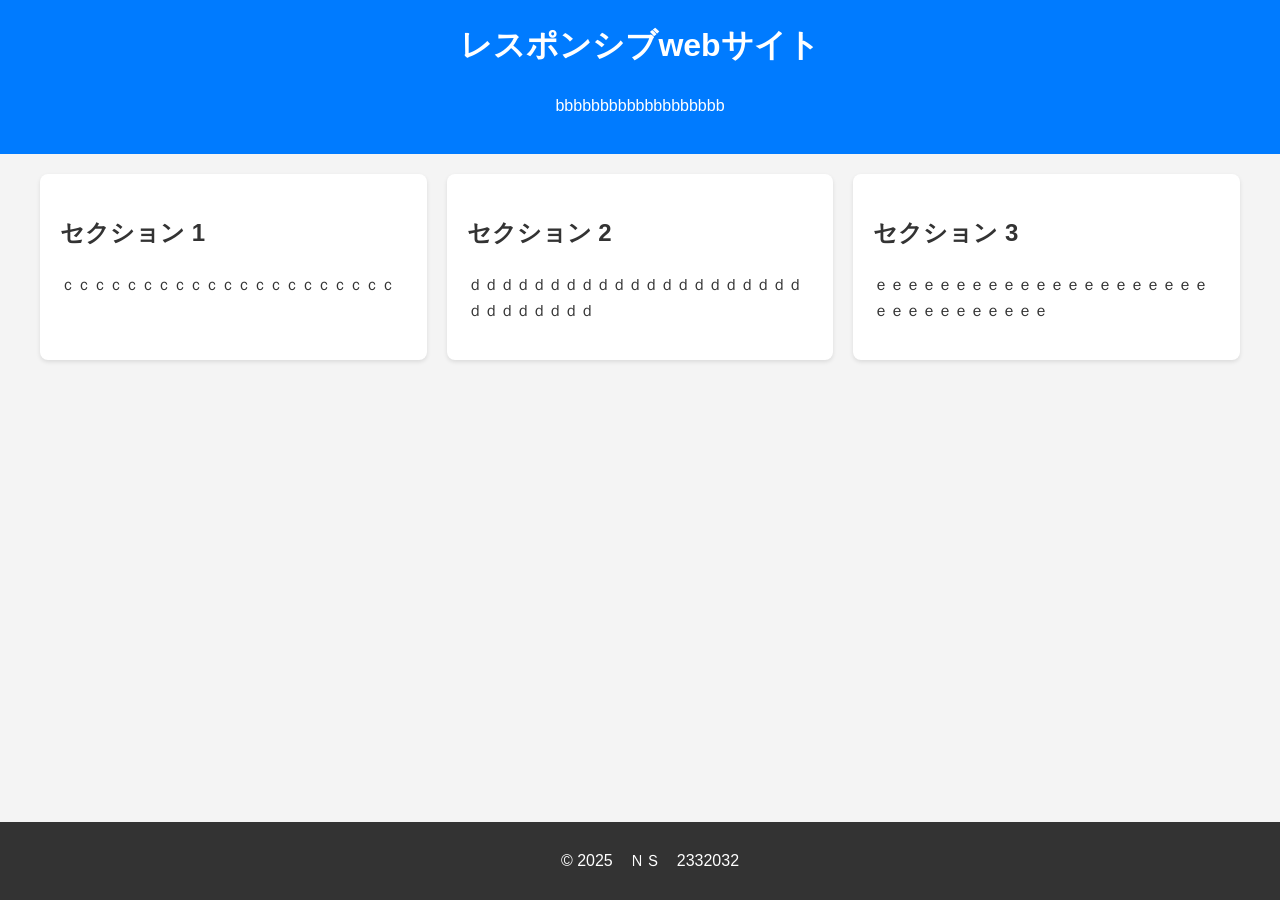
<file: kadai9/index.html>
<!DOCTYPE html>
<html lang="ja">
<head>
    <meta charset="UTF-8">
    <meta name="viewport" content="width=device-width, initial-scale=1.0">
    <title>シンプルなレスポンシブページ</title>
    <link rel="stylesheet" href="style.css">
</head>
<body>
    <header>
        <h1>レスポンシブwebサイト</h1>
        <p>bbbbbbbbbbbbbbbbbbb</p>
    </header>

    <main>
        <div class="container">
            <section class="item">
                <h2>セクション 1</h2>
                <p>ｃｃｃｃｃｃｃｃｃｃｃｃｃｃｃｃｃｃｃｃｃ</p>
            </section>
            
            <section class="item">
                <h2>セクション 2</h2>
                <p>ｄｄｄｄｄｄｄｄｄｄｄｄｄｄｄｄｄｄｄｄｄｄｄｄｄｄｄｄｄ</p>
            </section>

            <section class="item">
                <h2>セクション 3</h2>
                <p>ｅｅｅｅｅｅｅｅｅｅｅｅｅｅｅｅｅｅｅｅｅｅｅｅｅｅｅｅｅｅｅｅ</p>
            </section>
        </div>
    </main>

    <footer>
        <p>&copy; 2025　ＮＳ　2332032</p>
    </footer>
</body>
</html>
</file>
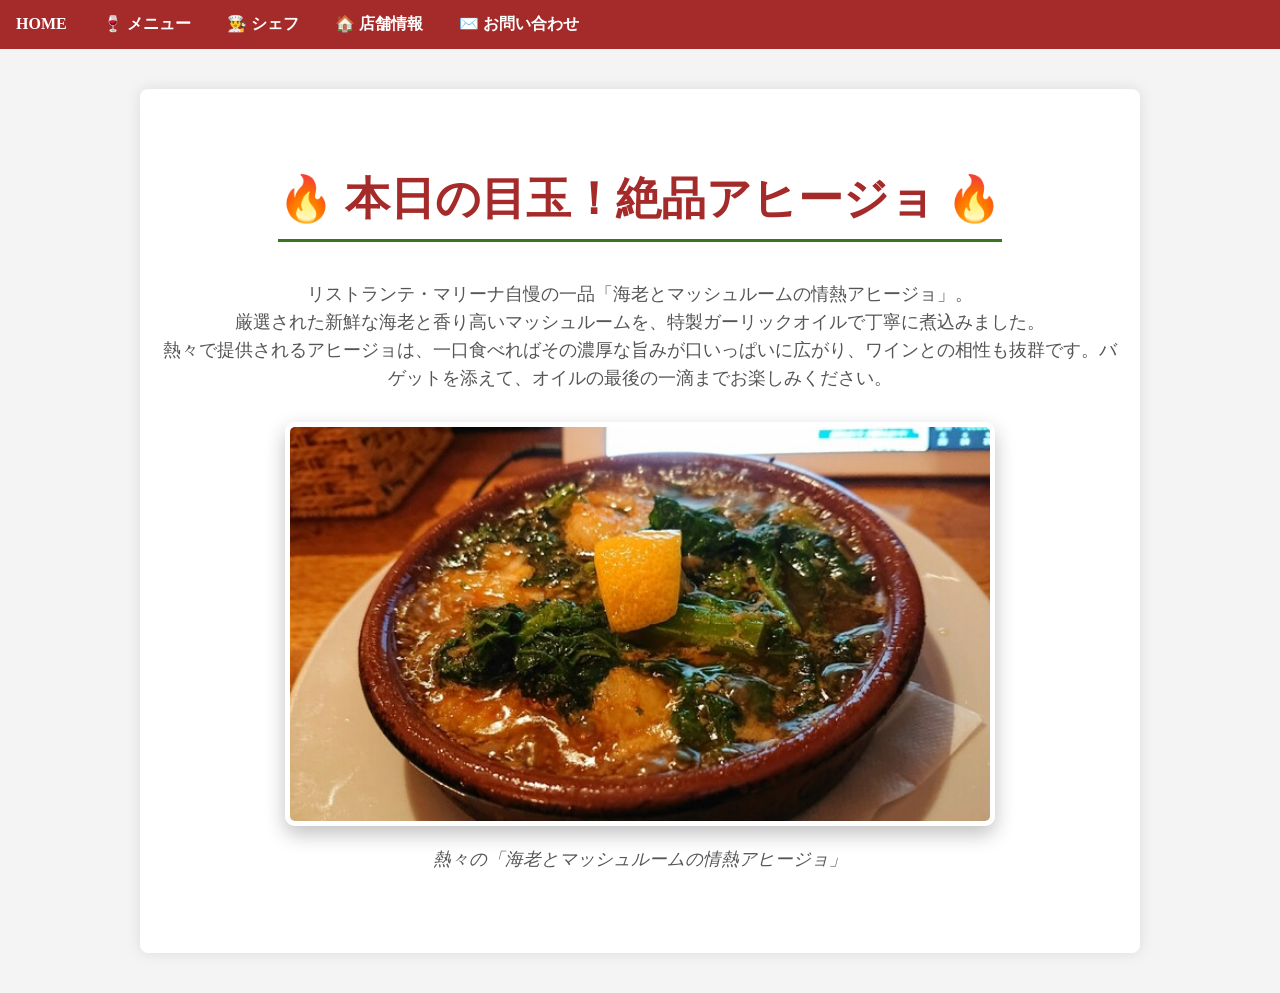
<file: 2025kadai-1/2025kadai1.html>
<!doctype html>
<html>
<head>
    <meta charset="utf-8">
    <title>リストランテ・マリーナ (Ristorante Marina)</title>
    <link rel="stylesheet" href="styles.css"> 
    <style>
        /* 見やすいようにページ全体の余白を調整 */
        body {
            margin: 0;
            background-color: #f4f4f4; /* ページの背景色 */
        }
        
        /* メインコンテンツ（アヒージョ紹介）のスタイル */
        .main-content {
            text-align: center;
            padding: 50px 20px;
            max-width: 960px;
            margin: 40px auto;
            background-color: #fff;
            box-shadow: 0 0 15px rgba(0,0,0,0.1);
            border-radius: 8px;
        }
        .main-content h1 {
            color: #A52A2A; /* イタリアンらしい赤茶色 */
            font-size: 2.8em;
            margin-bottom: 20px;
            border-bottom: 3px solid #38761D; /* 緑色の下線 */
            padding-bottom: 10px;
            display: inline-block;
        }
        .main-content p {
            font-size: 1.1em;
            color: #555;
            line-height: 1.6;
            margin-bottom: 30px;
        }
        .ahijo-img {
            width: 100%;
            max-width: 700px;
            height: auto;
            border: 5px solid #fff;
            box-shadow: 0 8px 20px rgba(0, 0, 0, 0.25);
            border-radius: 10px;
        }
        .ahijo-caption {
            font-style: italic;
            color: #777;
            margin-top: 15px;
            font-size: 0.9em;
        }
    </style>
</head>

<body>
<ul class="ddmenu">
    <li><a href="#">HOME</a></li>
    <li><a href="#">🍷 メニュー</a>
        <ul>
            <li><a href="#">パスタ & ピッツァ</a></li>
            <li><a href="#">肉・魚料理（セコンド）</a></li>
            <li><a href="#">前菜（アンティパスト）</a></li>
            <li><a href="#">デザート & ドリンク</a></li>
        </ul>
    </li>
    <li><a href="#">👨‍🍳 シェフ</a>
        <ul>
            <li><a href="#">シェフ紹介</a></li>
            <li><a href="#">食材へのこだわり</a></li>
            <li><a href="#">受賞歴</a></li>
        </ul>
    </li>
    <li><a href="#">🏠 店舗情報</a>
        <ul>
            <li><a href="#">アクセス</a></li>
            <li><a href="#">営業時間・定休日</a></li>
            <li><a href="#">ご予約</a></li>
            <li><a href="#">席種・個室</a></li>
        </ul>
    </li>
    <li><a href="#">✉️ お問い合わせ</a>
        <ul>
            <li><a href="#">よくあるご質問</a></li>
            <li><a href="#">求人情報</a></li>
        </ul>
    </li>
</ul>

<div class="main-content">
    <h1>🔥 本日の目玉！絶品アヒージョ 🔥</h1>
    <p>リストランテ・マリーナ自慢の一品「海老とマッシュルームの情熱アヒージョ」。<br>
       厳選された新鮮な海老と香り高いマッシュルームを、特製ガーリックオイルで丁寧に煮込みました。<br>
       熱々で提供されるアヒージョは、一口食べればその濃厚な旨みが口いっぱいに広がり、ワインとの相性も抜群です。バゲットを添えて、オイルの最後の一滴までお楽しみください。</p>
    
    <img src="abc.jpg" alt="目玉のアヒージョ" class="ahijo-img">
    <p class="ahijo-caption">熱々の「海老とマッシュルームの情熱アヒージョ」</p>
</div>

</body>
</html>
</file>
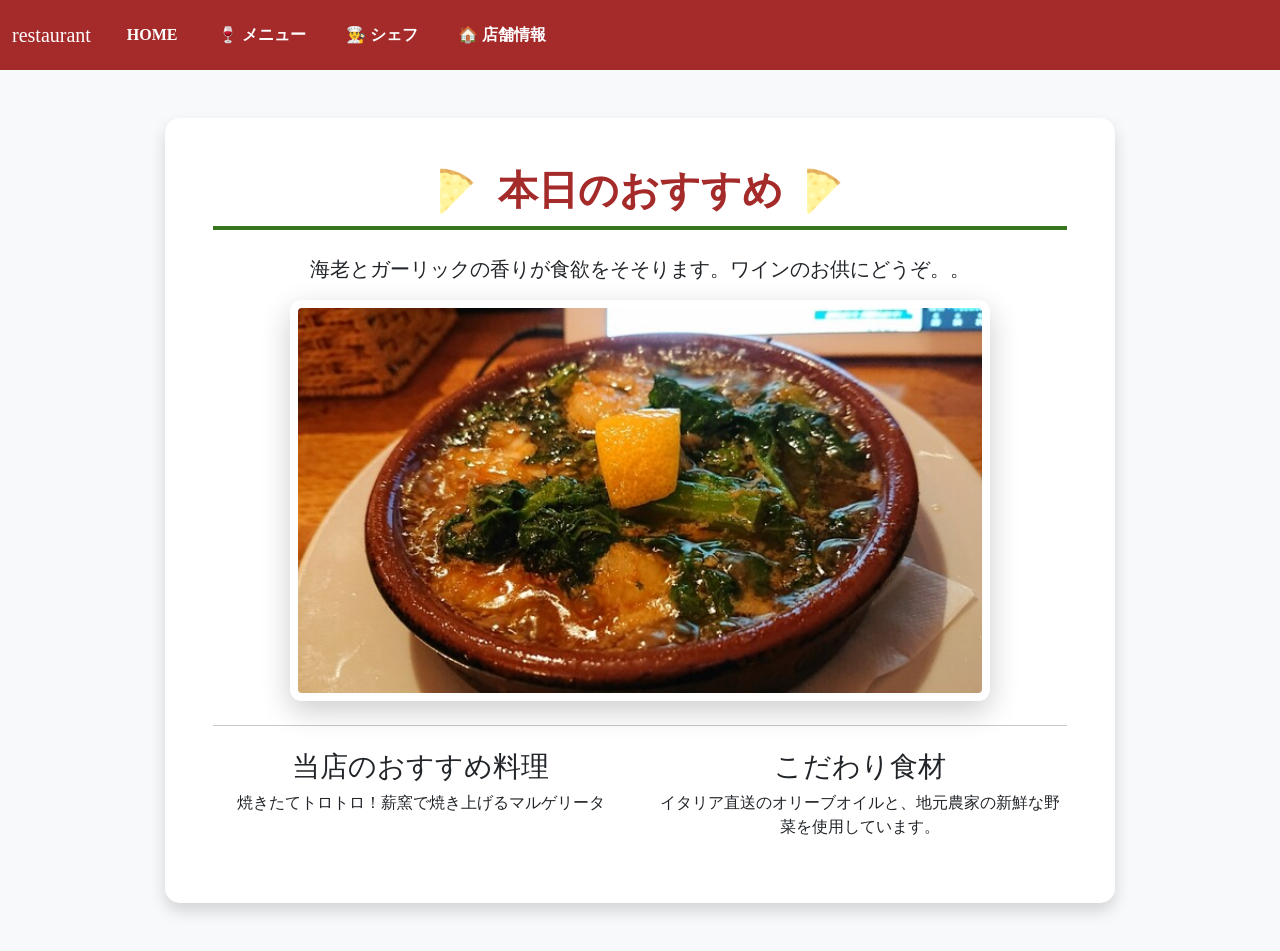
<file: 2025kadai2/2025kadai2.html>
<!doctype html>
<html lang="ja">
<head>
    <meta charset="utf-8">
    <meta name="viewport" content="width=device-width, initial-scale=1">
    <title>イタリアンレストラン - La Passione</title>
    
    <link href="https://cdn.jsdelivr.net/npm/bootstrap@5.3.0/dist/css/bootstrap.min.css" rel="stylesheet">
    <link rel="stylesheet" href="styles.css"> 
</head>

<body>

    <nav class="navbar navbar-expand-lg navbar-dark ddmenu-container">
        <div class="container-fluid">
            <a class="navbar-brand" href="#">restaurant</a>
            <button class="navbar-toggler" type="button" data-bs-toggle="collapse" data-bs-target="#navbarNav">
                <span class="navbar-toggler-icon"></span>
            </button>
            
            <div class="collapse navbar-collapse" id="navbarNav">
                <ul class="ddmenu">
                    <li><a href="#">HOME</a></li>
                    <li>
                        <a href="#">🍷 メニュー</a>
                        <ul>
                            <li><a href="#">パスタ & ピッツァ</a></li>
                            <li><a href="#">肉・魚料理</a></li>
                            <li><a href="#">前菜</a></li>
                            <li><a href="#">デザート</a></li>
                        </ul>
                    </li>
                    <li>
                        <a href="#">👨‍🍳 シェフ</a>
                        <ul>
                            <li><a href="#">シェフ紹介</a></li>
                            <li><a href="#">食材へのこだわり</a></li>
                        </ul>
                    </li>
                    <li>
                        <a href="#">🏠 店舗情報</a>
                        <ul>
                            <li><a href="#">アクセス</a></li>
                            <li><a href="#">営業時間</a></li>
                            <li><a href="#">ご予約</a></li>
                        </ul>
                    </li>
                </ul>
            </div>
        </div>
    </nav>

    <div class="container my-5">
        <div class="row justify-content-center">
            <div class="col-md-10 main-content shadow">
                
                <h1 class="d-flex align-items-center justify-content-center">
                    <img src="pizza.gif" alt="" class="small-pizza-gif me-3">
                    本日のおすすめ
                    <img src="pizza.gif" alt="" class="small-pizza-gif ms-3">
                </h1>

                <p class="lead">
                    海老とガーリックの香りが食欲をそそります。ワインのお供にどうぞ。。
                </p>
                
                <div class="img-container">
                    <img src="abc.jpg" alt="本日のおすすめ" class="main-img">
                </div>
                
                <p class="ahijo-caption"></p>
                
                <hr class="my-4">
                
                <div class="row mt-4">
                    <div class="col-md-6">
                        <h3>当店のおすすめ料理</h3>
                        <p>焼きたてトロトロ！薪窯で焼き上げるマルゲリータ</p>
                    </div>
                    <div class="col-md-6">
                        <h3>こだわり食材</h3>
                        <p>イタリア直送のオリーブオイルと、地元農家の新鮮な野菜を使用しています。</p>
                    </div>
                </div>
            </div>
        </div>
    </div>

    <script src="https://cdn.jsdelivr.net/npm/bootstrap@5.3.0/dist/js/bootstrap.bundle.min.js"></script>
</body>
</html>
</file>
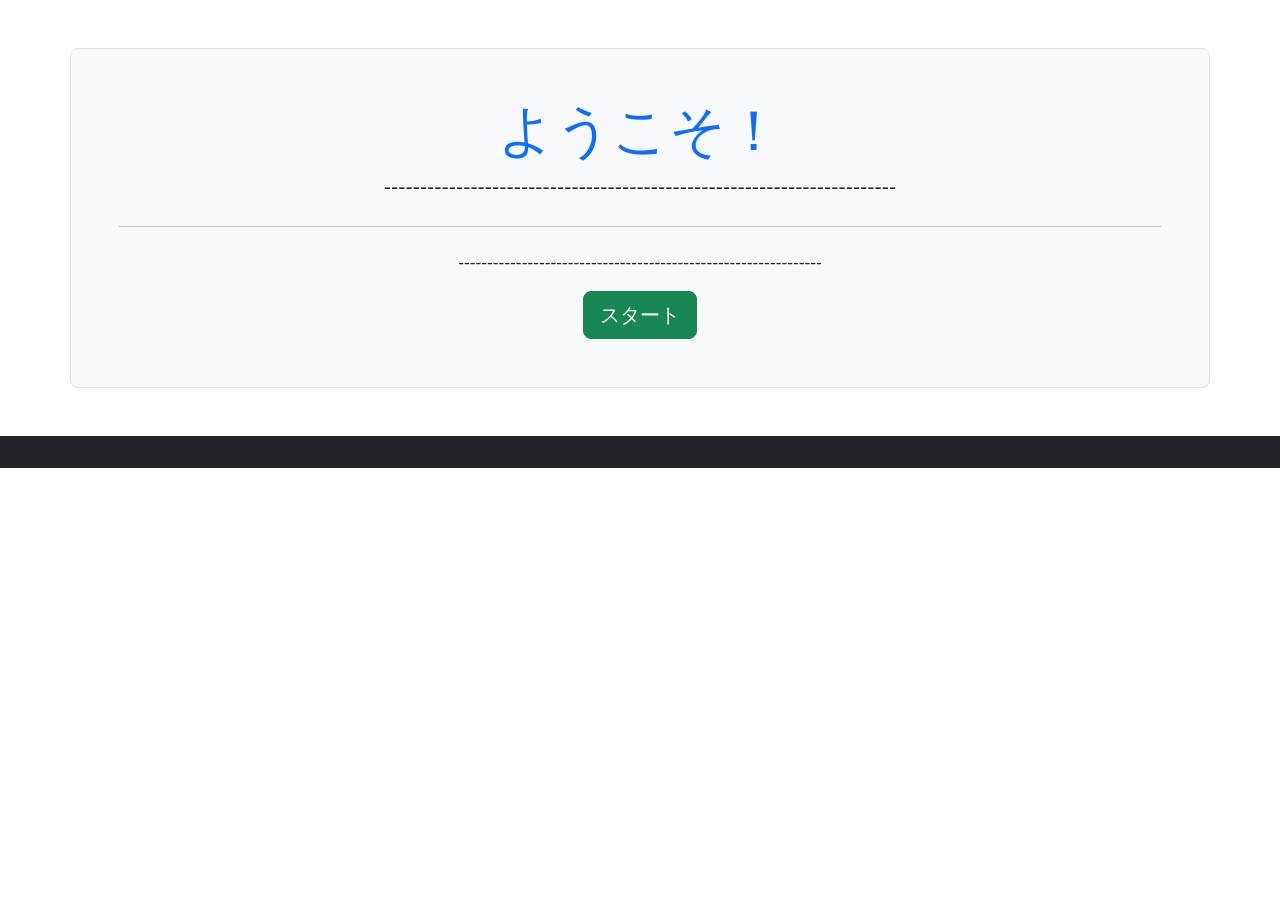
<file: kadai10/kadai10.html>
<!DOCTYPE html>
<html lang="ja">
<head>
    <meta charset="UTF-8">
    <meta name="viewport" content="width=device-width, initial-scale=1.0">
    <title>Bootstrapページ</title>
    <link href="https://cdn.jsdelivr.net/npm/bootstrap@5.3.3/dist/css/bootstrap.min.css" rel="stylesheet" integrity="sha384-QWTKZyjpPEjISv5WaRU9OFeRpok6YctnYmDr5pNlyT2bRjXh0JMhjY6hW+ALEwIH" crossorigin="anonymous">
</head>
<body>

    <div class="container my-5 p-5 bg-light border rounded-3 text-center">
        <h1 class="display-4 text-primary">ようこそ！</h1>
        <p class="lead">
            -----------------------------------------------------------------------
        </p>
        <hr class="my-4">
        <p>
            ---------------------------------------------------------------
        </p>
        <a class="btn btn-success btn-lg" href="#" role="button">スタート</a>
    </div>

    <footer class="bg-dark text-white text-center py-3 mt-auto">
        <div class="container">
   
        </div>
    </footer>

    <script src="https://cdn.jsdelivr.net/npm/bootstrap@5.3.3/dist/js/bootstrap.bundle.min.js" integrity="sha384-YvpcrYf0tY3lHB60NNkmXc5s9fDVZLESaAA55NDzOxhy9GkcIdslK1eN7N6jIeHz" crossorigin="anonymous"></script>
</body>
</html>
</file>
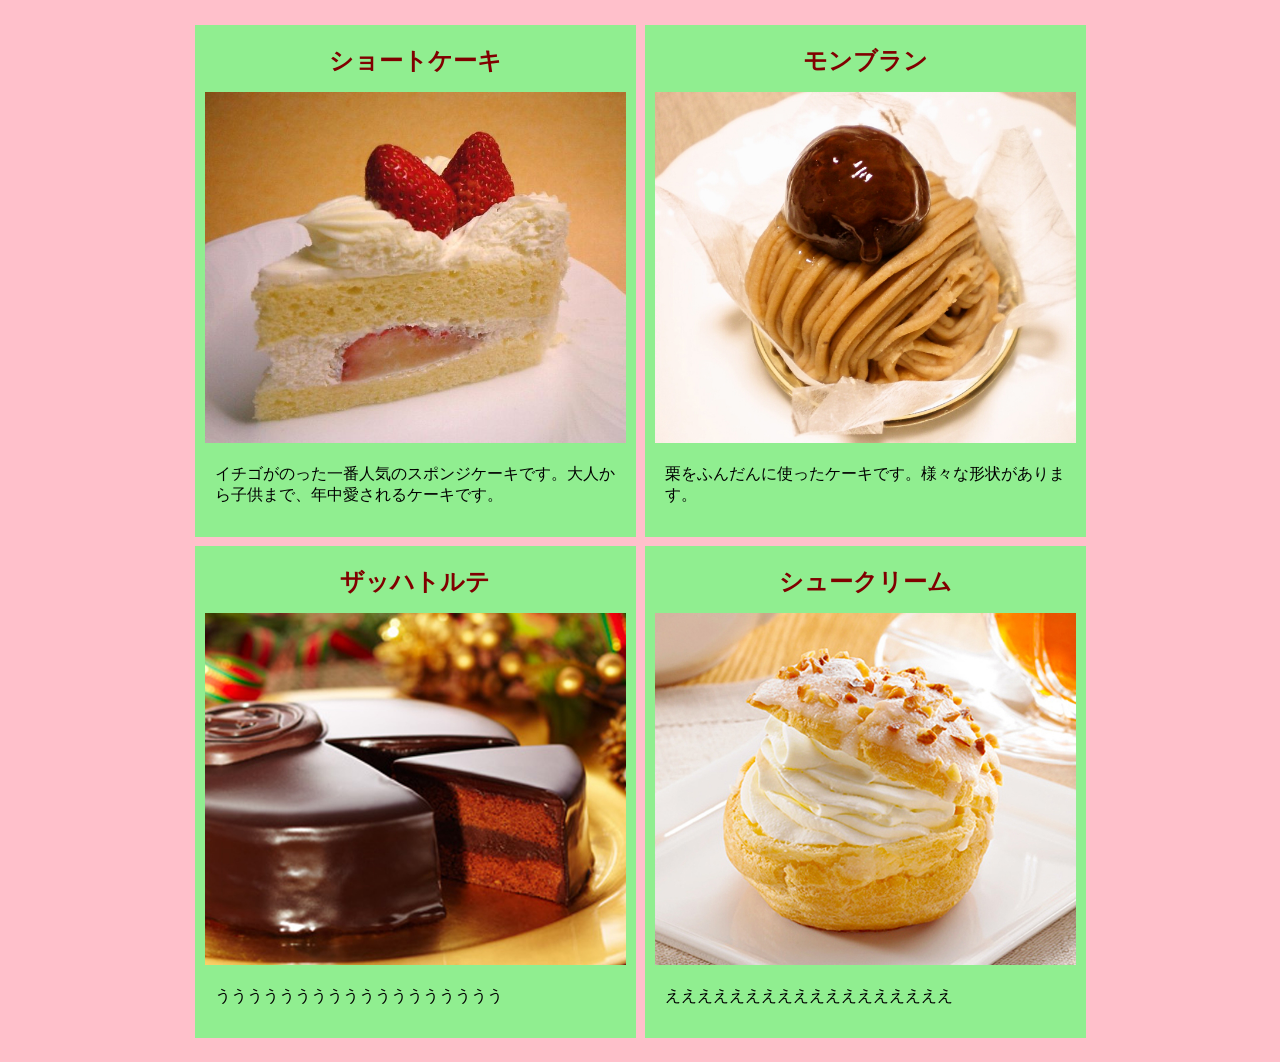
<file: lesson2/html5kadai3.html>
<!DOCTYPE html>
<html lang="ja">
<head>
    <meta charset="UTF-8">
    <meta name="viewport" content="width=device-width, initial-scale=1.0">
    <title>ケーキの配置</title>
    <link rel="stylesheet" href="style.css"> 
</head>
<body>
    <div class="container">
        <div class="item">
            <h2 class="title">ショートケーキ</h2>
            <img src="cake01.jpg" alt="ショートケーキ">
            <p class="description">イチゴがのった一番人気のスポンジケーキです。大人から子供まで、年中愛されるケーキです。</p>
        </div>

        <div class="item">
            <h2 class="title">モンブラン</h2>
            <img src="cake02.jpg" alt="モンブラン"> 
            <p class="description">栗をふんだんに使ったケーキです。様々な形状があります。</p>
        </div>

        <div class="item">
            <h2 class="title">ザッハトルテ</h2>
            <img src="cake03.jpg" alt="ザッハトルテ">
            <p class="description">うううううううううううううううううう</p>
        </div>

        <div class="item">
            <h2 class="title">シュークリーム</h2>
            <img src="cake04.jpg" alt="シュークリーム">
            <p class="description">ええええええええええええええええええ</p>
        </div>
    </div>
</body>
</html>
</file>
<file: kadai9/style.css>
/* 基本的なリセットとフォント設定 */
body {
    font-family: Arial, sans-serif;
    margin: 0;
    padding: 0;
    background-color: #f4f4f4;
    color: #333;
    line-height: 1.6;
}

/* ヘッダーのスタイル */
header {
    background-color: #007bff;
    color: white;
    padding: 20px;
    text-align: center;
}

header h1 {
    margin-top: 0;
}

/* メインコンテンツのコンテナ */
.container {
    max-width: 1200px;
    margin: 20px auto;
    padding: 0 15px;
    /* Flexboxを有効にして、子要素を並べる */
    display: flex;
    flex-wrap: wrap; /* 要素が収まらない場合に折り返す */
    gap: 20px; /* 要素間のスペース */
}

/* 各セクション（アイテム）のスタイル */
.item {
    background-color: white;
    padding: 20px;
    border-radius: 8px;
    box-shadow: 0 2px 4px rgba(0, 0, 0, 0.1);
    /* デフォルトの幅：広い画面では均等に並ぶように設定 */
    flex: 1 1 300px; /* 成長/縮小/基本幅 */
    min-width: 300px; /* 最小幅を確保 */
}

/* フッターのスタイル */
footer {
    background-color: #333;
    color: white;
    text-align: center;
    padding: 10px;
    position: fixed; /* 画面下部に固定 */
    bottom: 0;
    width: 100%;
}

/* --- メディアクエリ（レスポンシブ設定） --- */

/* 画面幅が600px以下の場合のスタイル（スマートフォン向け） */
@media (max-width: 600px) {
    /* コンテナ内のセクションを縦に並べる（flex-direction: column;でもOKだが、flex-basisを100%にすることで対応） */
    .container {
        flex-direction: column;
    }

    .item {
        /* スマートフォンサイズでは幅を100%にする */
        flex-basis: 100%;
        min-width: unset; /* 最小幅の制約を解除 */
    }
    
    /* フッターの固定を解除し、コンテンツの後に表示させる */
    footer {
        position: static;
        margin-top: 20px;
    }
}
</file>
<file: 2025kadai-1/styles.css>
/* --- 1. メニュー全体の初期設定 --- */
.ddmenu {
    list-style-type: none; 
    margin: 0;
    padding: 0;
    /* ベースカラーをイタリアンらしいバーガンディ（赤茶色）に変更 */
    background-color: #A52A2A; 
    font-family: 'Georgia', serif; /* フォントをエレガントなものに変更 */
    text-align: left;
}

/* --- 2. li要素の基本設定（配置基準と横並び） --- */
/* すべての li 要素に position: relative; を設定し、サブメニューの基準にする */
.ddmenu li {
    position: relative; 
}
/* 1階層目の li のみを横並びにする */
.ddmenu > li {
    display: inline-block; 
}
/* 2階層目以降の li は縦に並べるため、display: block に戻す */
.ddmenu ul li {
    display: block;
}

/* --- 3. リンク（メニュー項目）の共通デザイン --- */
.ddmenu a {
    display: block; 
    color: white; /* 1階層目のリンク色を白に */
    text-align: center;
    padding: 14px 16px;
    text-decoration: none; 
    font-weight: bold;
    transition: background-color 0.3s, color 0.3s; 
}

/* --- 4. ホバー時のデザイン変更 --- */
.ddmenu a:hover {
    /* ホバー時の色を薄いグリーンに変更 (イタリア国旗の色を意識) */
    background-color: #38761D; 
    color: white; 
}

/* --- 5. サブメニューの初期設定（非表示と絶対配置） --- */
.ddmenu ul {
    list-style-type: none;
    display: none; /* 標準では非表示にする */
    margin: 0px; 
    padding: 0px; 
    position: absolute; /* 絶対配置にする */
    
    background-color: white; /* サブメニューの背景色（白） */
    min-width: 200px; /* 幅を少し広げた */
    box-shadow: 0px 8px 16px 0px rgba(0,0,0,0.3); /* 影を濃くして高級感を */
    z-index: 100; 
    top: 100%; /* 2階層目は親 li の直下に配置 */
    left: 0;
}
/* サブメニュー内のリンクのテキスト色を黒に */
.ddmenu ul a {
    color: #333; 
    text-align: left; /* サブメニューのテキストは左寄せに */
}
/* サブメニューのホバー時も色を変更 */
.ddmenu ul a:hover {
    background-color: #F0F0F0; /* 薄いグレー */
    color: #A52A2A; /* バーガンディの文字色 */
}

/* --- 5-B. 3階層目以降のサブメニューの設定（右横に表示） --- */
.ddmenu ul ul {
    top: 0; 
    left: 100%; /* 2階層目の項目のすぐ右に配置 */
    background-color: #F8F8F8; /* 3階層目はさらに薄いグレー */
}

/* --- 7. ドロップダウンの表示制御 --- */

/* 7-A. 2階層目の表示制御: 1階層目の li にホバーしたら、直下の子 ul を表示 */
.ddmenu > li:hover > ul {
    display: block; 
}

/* 7-B. 3階層目以降の表示制御: 2階層目以降の li にホバーしたら、直下の子 ul を表示 */
.ddmenu ul li:hover > ul {
    display: block;
}
</file>
<file: 2025kadai2/styles.css>
/* --- 全体の設定 --- */
body {
    background-color: #f8f9fa;
    font-family: 'Georgia', serif;
    margin: 0;
}

/* --- メインコンテンツの装飾 --- */
.main-content {
    background-color: #ffffff;
    padding: 3rem;
    border-radius: 15px;
    text-align: center;
}

/* タイトルのスタイル */
.main-content h1 {
    color: #A52A2A;
    font-weight: bold;
    border-bottom: 4px solid #38761D;
    display: flex;
    padding-bottom: 10px;
    margin-bottom: 1.5rem;
}

/* タイトル横の小さなGIF（pizza.gif） */
.small-pizza-gif {
    width: 50px;
    height: 50px;
    object-fit: contain;
}

/* メインの巨大画像（abc.jpg）のスタイル */
.main-img {
    width: 100%;
    max-width: 700px;
    height: auto;
    border-radius: 12px;
    box-shadow: 0 10px 30px rgba(0,0,0,0.2);
    border: 8px solid #fff;
}

.ahijo-caption {
    margin-top: 1rem;
    color: #666;
    font-style: italic;
    font-size: 0.9em;
}

/* --- ドロップダウンメニュー --- */
.ddmenu-container {
    background-color: #A52A2A;
}

.ddmenu {
    list-style: none;
    margin: 0;
    padding: 0;
    display: flex;
}

.ddmenu li {
    position: relative;
}

.ddmenu a {
    display: block;
    color: white;
    padding: 15px 20px;
    text-decoration: none;
    font-weight: bold;
    transition: 0.3s;
}

.ddmenu a:hover {
    background-color: #38761D;
}

.ddmenu ul {
    position: absolute;
    top: 100%;
    left: 0;
    display: none;
    list-style: none;
    background-color: white;
    min-width: 200px;
    box-shadow: 0 8px 15px rgba(0,0,0,0.2);
    padding: 0;
    z-index: 1000;
}

.ddmenu ul a {
    color: #333;
    text-align: left;
    border-bottom: 1px solid #eee;
}

.ddmenu ul a:hover {
    background-color: #f8f8f8;
    color: #A52A2A;
}

.ddmenu li:hover > ul {
    display: block;
}

/* レスポンシブ調整 */
@media (max-width: 768px) {
    .ddmenu {
        flex-direction: column;
    }
    .ddmenu ul {
        position: static;
        box-shadow: none;
    }
    .small-pizza-gif {
        width: 35px;
        height: 35px;
    }
    .main-content h1 {
        font-size: 1.5rem;
    }
}
</file>
<file: lesson2/style.css>
/* body全体の背景色を指定 */
body {
    background-color: #ffc0cb; /* 指定のピンク色 */
}

/* コンテナの設定：Flexboxと折り返し */
.container {
    display: flex;         /* 子要素をFlexアイテムにする */
    flex-wrap: wrap;       /* 幅が足りなくなったら次の行に折り返す */
    max-width: 900px;      /* 全体の最大幅を設定 (任意) */
    margin: 20px auto;     /* コンテナを中央に配置 */
}

/* 各アイテムの設定：幅とスタイル */
.item {
    /* 2列表示にするために、幅を49%に設定 */
    width: 49%; 
    margin: 0.5%;          /* 左右と上下にわずかなスペースを作成 */
    
    /* 添付画像のような見た目を再現するためのスタイル */
    background-color: #90EE90; /* 明るい緑色 (アイテムの背景) */
    box-sizing: border-box; /* paddingとborderを幅に含める */
    padding: 10px;
}

/* タイトルの設定：文字色を指定 */
.title {
    color: #800000;       /* 指定の赤茶色 */
    font-size: 1.5em;
    margin: 0 0 5px 0;
    padding: 10px 0;
    text-align: center; /* 中央寄せ */
}

/* 画像の設定：アイテムの幅に合わせる */
.item img {
    width: 100%;           /* 親要素 (.item) の幅いっぱいに広げる */
    height: auto;          /* 縦横比を維持 */
    display: block;        /* 画像下の余白を削除 */
}

/* 説明文の設定 */
.description {
    font-size: 1em;
    padding: 5px 10px;
    text-align: left; /* 左寄せ */
}
</file>
